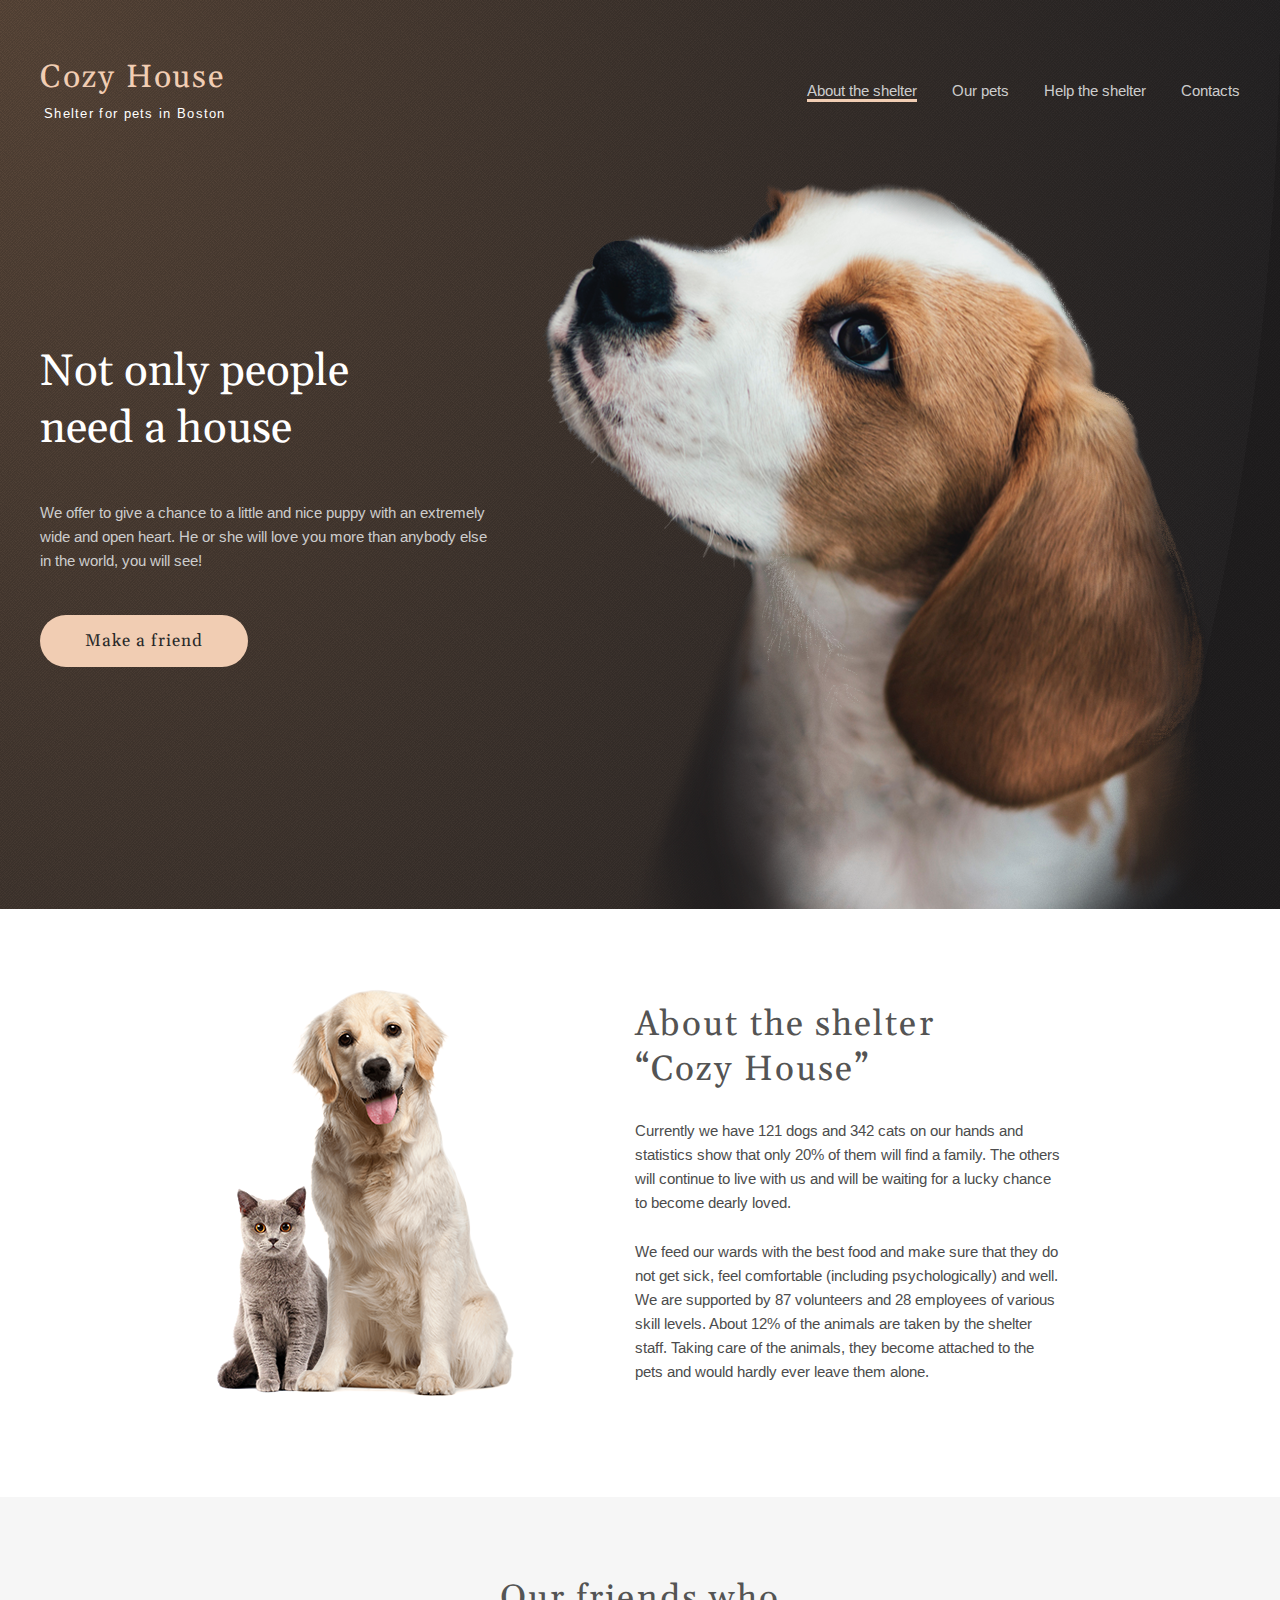
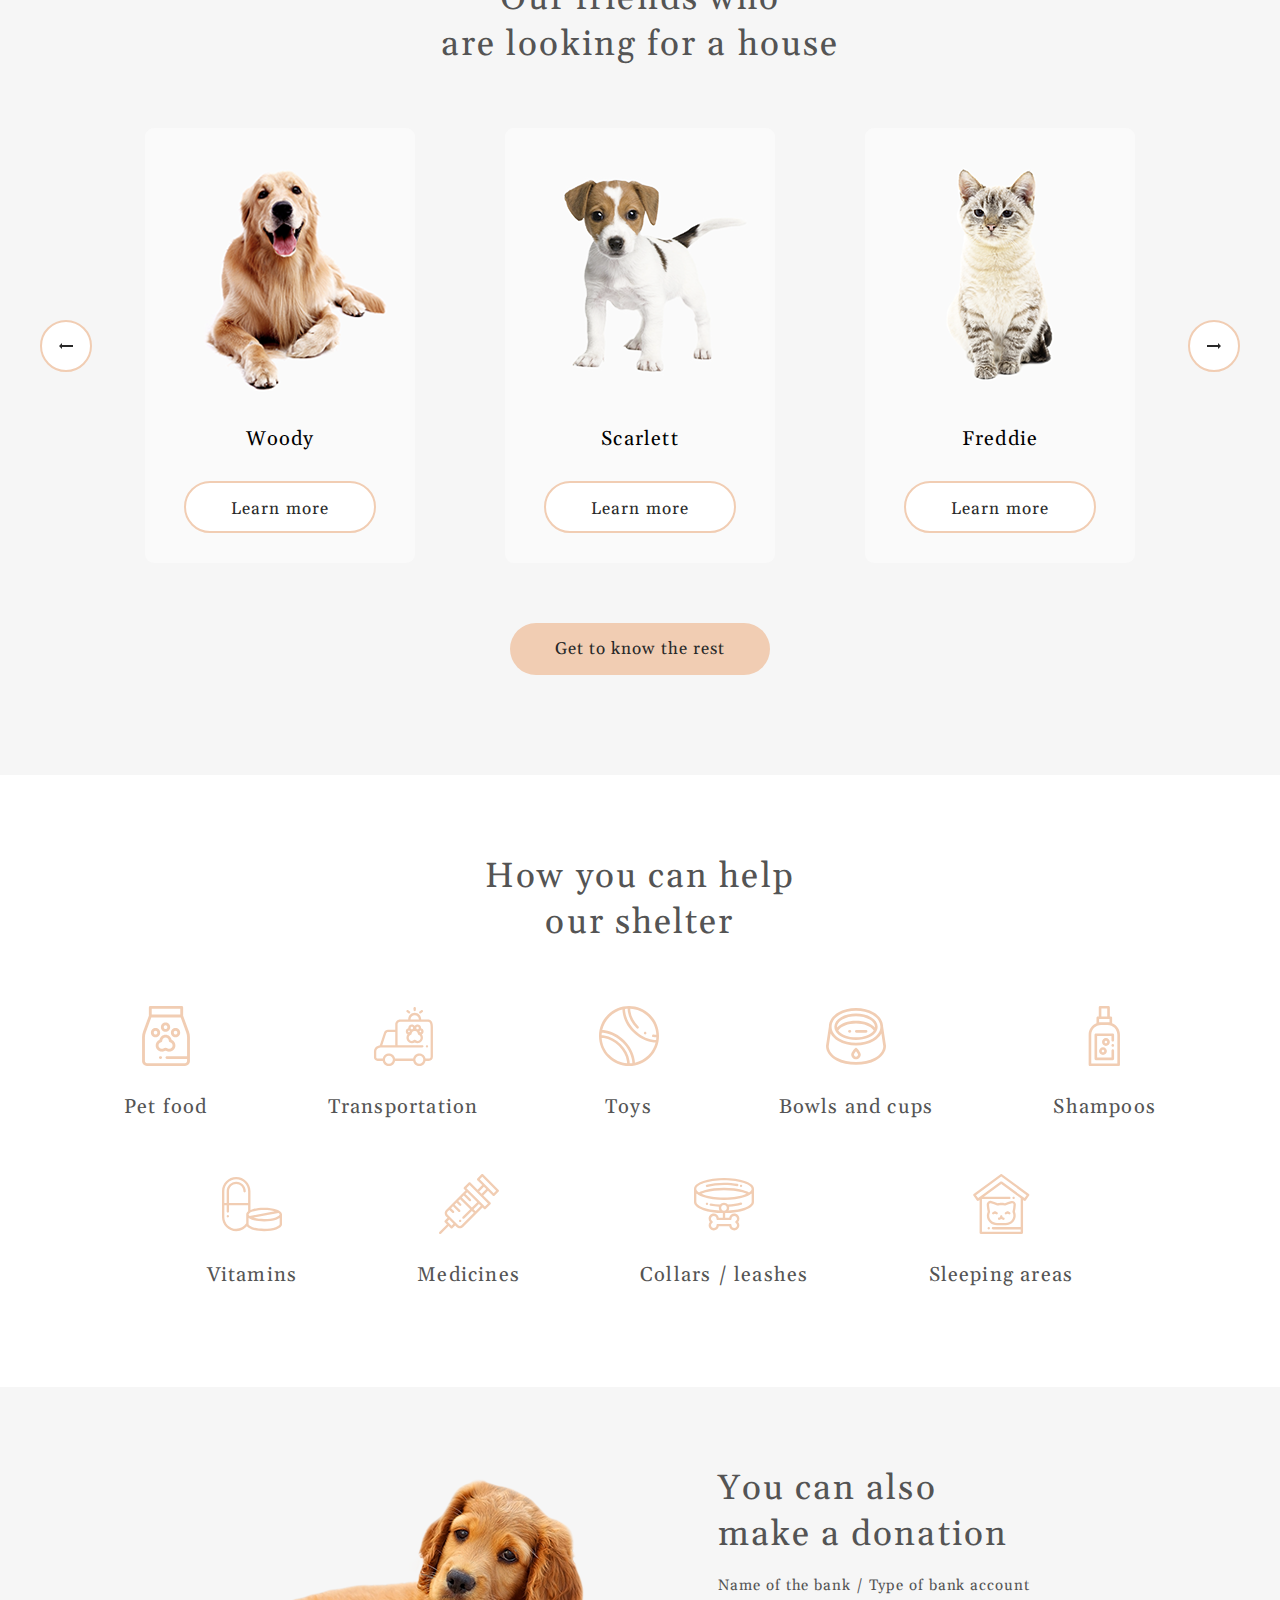
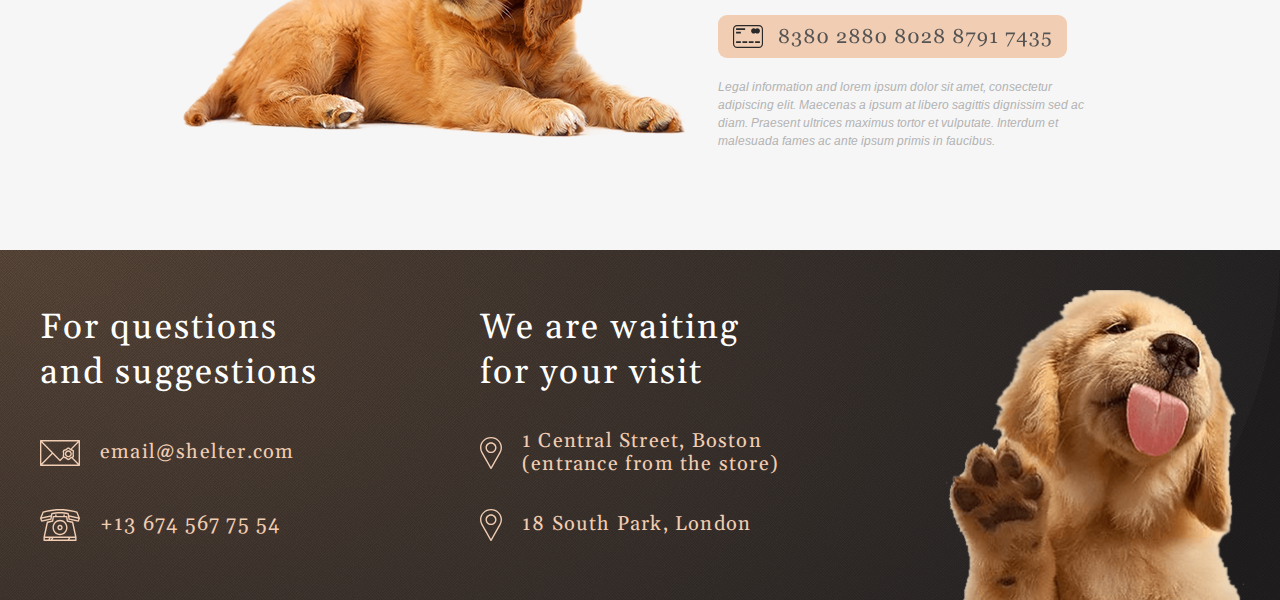
<file: pages/main/index.html>
<!DOCTYPE html>
<html lang="en">
<head>
  <meta charset="UTF-8">
  <meta http-equiv="X-UA-Compatible" content="IE=edge">
  <meta name="viewport" content="width=device-width, initial-scale=1.0">
  <title>Cozy House</title>
  <link href="https://fonts.googleapis.com" rel="preconnect">
  <link href="https://fonts.gstatic.com" rel="preconnect" crossorigin>
  <link href="https://fonts.googleapis.com/css2?family=Arimo&family=Gelasio&display=swap" rel="stylesheet">
  <link href="../../assets/reset.css" rel="stylesheet">
  <link href="../../assets/ui-kit/ui-kit.css" rel="stylesheet">
  <link href="style.css" rel="stylesheet">
  <script src="../../data/pets.js"></script>
  <script src="../../assets/popup/popup.js"></script>
  <link href="../../assets/popup/popup.css" rel="stylesheet">
  <script src="script.js"></script>
</head>
<body>
<section class="cover__section">
  <div class="wrapper__section">
    <header class="header__section">
      <div>
        <h1 class="header__logo-title">Cozy House</h1>
        <div class="header__logo-subtitle">Shelter for pets in Boston</div>
      </div>
      <nav>
        <input id="burger-checkbox" class="header__burger-checkbox" hidden type="checkbox">
        <label class="header__burger-label" for="burger-checkbox">
          <span class="header__burger-button"></span>
        </label>
        <label class="header__navigation-blackout" for="burger-checkbox"></label>
        <div class="header__navigation-container">
          <div class="header__navigation-header">
            <div>
              <div class="header__logo-title">Cozy House</div>
              <div class="header__logo-subtitle">Shelter for pets in Boston</div>
            </div>
            <label class="header__burger-label" for="burger-checkbox">
              <span class="header__burger-button"></span>
            </label>
          </div>
          <ul class="header__links-list">
            <li>
              <a class="shelter-link-dark-bg shelter-link--active header__links-text" href="#About-the-shelter">About the shelter</a>
            </li>
            <li>
              <a class="shelter-link-dark-bg header__links-text" href="../pets/index.html">Our pets</a>
            </li>
            <li>
              <a class="shelter-link-dark-bg header__links-text" href="#Help-the-shelter">Help the shelter</a>
            </li>
            <li>
              <a class="shelter-link-dark-bg header__links-text" href="#Contacts">Contacts</a>
            </li>
          </ul>
        </div>
      </nav>
    </header>
    <div class="slogan__content-section">
      <div class="slogan__content-container">
        <div class="slogan__text-container">
          <h2 class="shelter-header-two slogan__header-color">Not only people<br>need a house</h2>
          <p class="shelter-paragraph-l slogan__paragraph-color">
            We offer to give a chance to a little and nice puppy with an extremely wide and open heart.
            He or she will love you more than anybody else in the world, you will see!
          </p>
          <a class="shelter-button--primary slogan-button-adaptive" href="#Our-friends">Make a friend</a>
        </div>
      </div>
    </div>
  </div>
</section>
<section class="cozy-house-story__section" id="About-the-shelter">
  <div class="wrapper__section">
    <div class="cozy-house-story__content-section">
      <div>
        <img class="cozy-house-story__pets-image" alt="" src="images/shelter-story_pets.png">
      </div>
      <div class="cozy-house-story__text-container">
        <h3 class="shelter-header-three cozy-house-story__margin cozy-house-story__header-adaptive">About the shelter<br>“Cozy House”</h3>
        <p class="shelter-paragraph-l cozy-house-story__margin cozy-house-story__paragraph-adaptive">
          Currently we have 121 dogs and 342 cats on our hands
           and statistics show that only 20% of them will find a family. The others will continue
           to live with us and will be waiting for a lucky chance to become dearly loved.
        </p>
        <p class="shelter-paragraph-l cozy-house-story__margin cozy-house-story__paragraph-adaptive">
          We feed our wards with the best food and make sure that they
           do not get sick, feel comfortable (including psychologically) and well.
           We are supported by 87 volunteers and 28 employees of various skill levels.
           About 12% of the animals are taken by the shelter staff. Taking care of the animals,
           they become attached to the pets and would hardly ever leave them alone.
        </p>
      </div>
    </div>
  </div>
</section>
<section class="pets__section" id="Our-friends">
  <div class="wrapper__section">
    <div class="pets__content-container">
      <h3 class="shelter-header-three pets__header">Our friends who<br>are looking for a house</h3>
      <div class="pets__slider-container">
        <button class="shelter-button--arrow pets__button-arrow-adaptive"></button>
        <div class="pets__animal-container">
          <div class="pets__animal-card">
            <img class="pets__animal-photo" alt="" src="images/pets-katrine.png">
            <div class="pets__animal-name">Katrine</div>
            <button class="shelter-button--secondary pets__button-card">Learn more</button>
          </div>
          <div class="pets__animal-card">
            <img class="pets__animal-photo" alt="" src="images/pets-jennifer.png">
            <div class="pets__animal-name">Jennifer</div>
            <button class="shelter-button--secondary pets__button-card">Learn more</button>
          </div>
          <div class="pets__animal-card">
            <img class="pets__animal-photo" alt="" src="images/pets-woody.png">
            <div class="pets__animal-name">Woody</div>
            <button class="shelter-button--secondary pets__button-card">Learn more</button>
          </div>
        </div>
        <button class="shelter-button--arrow-reversed pets__button-reversed-adaptive"></button>
      </div>
      <a class="shelter-button--primary pets__button-primary" href="../pets/index.html#Our-pets">Get to know the rest</a>
    </div>
  </div>
</section>
<section class="help__section" id="Help-the-shelter">
  <div class="wrapper__section">
    <div class="help__content-container">
      <h3 class="shelter-header-three help__header">How you can help<br>our shelter</h3>
      <div class="help__icon-container">
        <div class="help__icon-list">
          <img class="help__icon-image" src="images/help_icon/icon-pet-food.svg">
          <h4 class="shelter-header-four help__icon-name">Pet food</h4>
        </div>
        <div class="help__icon-list">
          <img class="help__icon-image" src="images/help_icon/icon-transportation.svg">
          <h4 class="shelter-header-four help__icon-name">Transportation</h4>
        </div>
        <div class="help__icon-list">
          <img class="help__icon-image" src="images/help_icon/icon-toys.svg">
          <h4 class="shelter-header-four help__icon-name">Toys</h4>
        </div>
        <div class="help__icon-list">
          <img class="help__icon-image" src="images/help_icon/icon-bowls-and-cups.svg">
          <h4 class="shelter-header-four help__icon-name">Bowls and cups</h4>
        </div>
        <div class="help__icon-list">
          <img class="help__icon-image" src="images/help_icon/icon-shampoos.svg">
          <h4 class="shelter-header-four help__icon-name">Shampoos</h4>
        </div>
        <div class="help__icon-list">
          <img class="help__icon-image" src="images/help_icon/icon-vitamins.svg">
          <h4 class="shelter-header-four help__icon-name">Vitamins</h4>
        </div>
        <div class="help__icon-list">
          <img class="help__icon-image" src="images/help_icon/icon-medicines.svg">
          <h4 class="shelter-header-four help__icon-name">Medicines</h4>
        </div>
        <div class="help__icon-list">
          <img class="help__icon-image" src="images/help_icon/icon-collars-leashes.svg">
          <h4 class="shelter-header-four help__icon-name">Collars / leashes</h4>
        </div>
        <div class="help__icon-list">
          <img class="help__icon-image" src="images/help_icon/icon-sleeping-area.svg">
          <h4 class="shelter-header-four help__icon-name">Sleeping areas</h4>
        </div>
      </div>
    </div>
  </div>
</section>
<section class="donation__section">
  <div class="wrapper__section">
    <div class="donation__content-container">
      <img class="donation__image" alt="" src="images/donation-dog.png">
      <div class="donation__text-container">
        <h3 class="shelter-header-three donation__header-three">You can also<br>make a donation</h3>
        <h5 class="shelter-header-five donation__header-five">Name of the bank / Type of bank account</h5>
        <a class="donation__card-number-link" href=""></a>
        <p class="donation__legal-information">
          Legal information and lorem ipsum dolor sit amet,
          consectetur adipiscing elit. Maecenas a ipsum at libero sagittis dignissim sed ac diam.
          Praesent ultrices maximus tortor et vulputate. Interdum et malesuada fames ac ante ipsum
          primis in faucibus.
        </p>
      </div>
    </div>
  </div>
</section>
<footer class="footer__section" id="Contacts">
  <div class="wrapper__section">
    <div class="footer__content-container">
      <div class="footer__wrapper-content">
        <div class="footer__contacts-container">
          <h3 class="shelter-header-three footer__header">For questions and suggestions</h3>
          <a class="footer__mail-container" href="mailto:email@shelter.com">
            <img class="footer__mail-image" src="images/footer_icon/icon-email.svg" alt="">
            <h4 class="shelter-header-four footer__contact-text">email@shelter.com</h4>
          </a>
          <a class="footer__phone-container" href="tel:+136745677554">
            <img src="images/footer_icon/icon-phone.svg" alt="">
            <h4 class="shelter-header-four footer__contact-text">+13 674 567 75 54</h4>
          </a>
        </div>
        <div class="footer__location-container">
          <h3 class="shelter-header-three footer__header-local">We are waiting for your visit</h3>
          <a class="footer__boston-container" target="_blank" href="https://goo.gl/maps/JmQ3AssBxNoHqyzo8">
            <img src="images/footer_icon/icon-marker.svg" alt="">
            <h4 class="shelter-header-four footer__contact-text">
              1 Central Street, Boston<br>(entrance from the store)
            </h4>
          </a>
          <a class="footer__london-container" target="_blank" href="https://goo.gl/maps/6Ryt6RvxAhAsW2kdA">
            <img src="images/footer_icon/icon-marker.svg" alt="">
            <h4 class="shelter-header-four footer__contact-text">18 South Park, London</h4>
          </a>
        </div>
      </div>
      <div>
        <img class="footer__puppy-image" src="images/footer-puppy.svg" alt="">
      </div>
    </div>
  </div>
</footer>
</body>
</html>
</file>
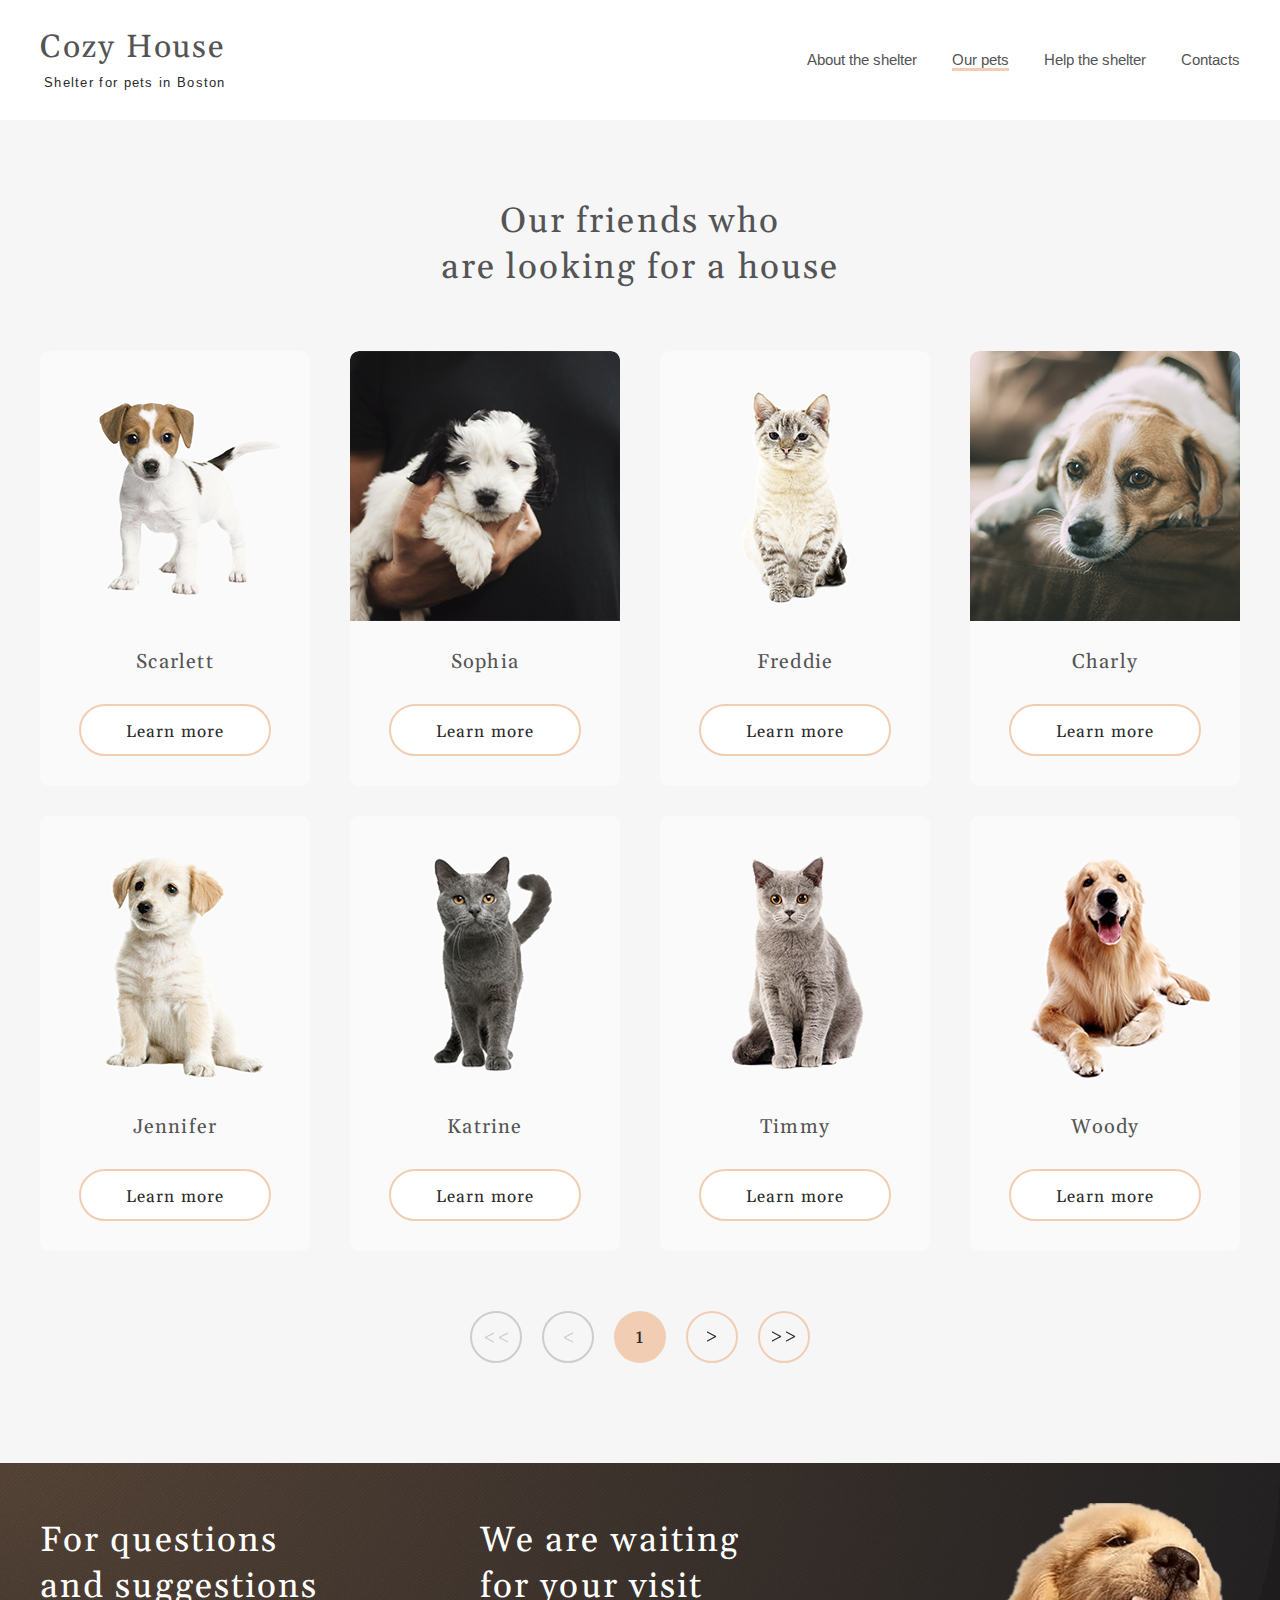
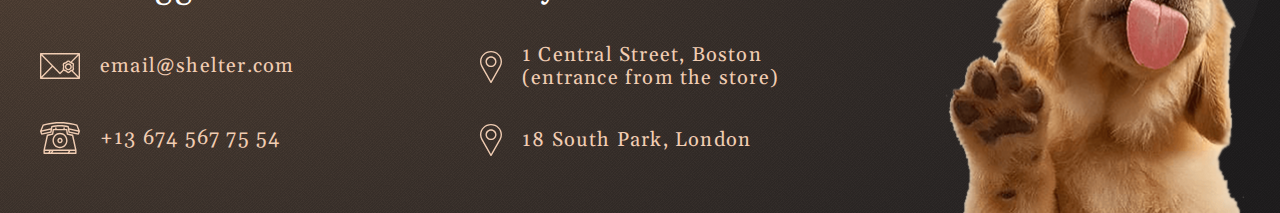
<file: pages/pets/index.html>
<!DOCTYPE html>
<html lang="en">
<head>
  <meta charset="UTF-8">
  <meta http-equiv="X-UA-Compatible" content="IE=edge">
  <meta name="viewport" content="width=device-width, initial-scale=1.0">
  <title>Cozy House</title>
  <link href="https://fonts.googleapis.com" rel="preconnect">
  <link href="https://fonts.gstatic.com" rel="preconnect" crossorigin>
  <link href="https://fonts.googleapis.com/css2?family=Arimo&family=Gelasio&display=swap" rel="stylesheet">
  <link href="../../assets/reset.css" rel="stylesheet">
  <link href="../../assets/ui-kit/ui-kit.css" rel="stylesheet">
  <link href="style.css" rel="stylesheet">
  <script src="../../data/pets.js"></script>
  <script src="../../assets/popup/popup.js"></script>
  <link href="../../assets/popup/popup.css" rel="stylesheet">
  <script src="script.js"></script>
</head>
<body>
  <section class="navigation__section">
    <div class="wrapper__section">
      <header class="header__section">
        <a class="header__link-logo" href="../main/index.html">
          <h1 class="header__logo-title">Cozy House</h1>
          <div class="header__logo-subtitle">Shelter for pets in Boston</div>
        </a>
        <nav>
          <input id="burger-checkbox" class="header__burger-checkbox" hidden type="checkbox">
          <label class="header__burger-label" for="burger-checkbox">
            <span class="header__burger-button"></span>
          </label>
          <label class="header__navigation-blackout" for="burger-checkbox"></label>
          <div class="header__navigation-container">
            <div class="header__navigation-header">
              <div>
                <div class="header__logo-title">Cozy House</div>
                <div class="header__logo-subtitle">Shelter for pets in Boston</div>
              </div>
              <label class="header__burger-label" for="burger-checkbox">
                <span class="header__burger-button"></span>
              </label>
            </div>
            <ul class="header__links-list">
              <li>
                <a class="shelter-link-light-bg header__links-text" href="../main/index.html">About the shelter</a>
              </li>
              <li>
                <a class="shelter-link-light-bg shelter-link--active header__links-text" href="../pets/index.html">Our pets</a>
              </li>
              <li>
                <a class="shelter-link-light-bg header__links-text" href="../main/index.html#Help-the-shelter">Help the shelter</a>
              </li>
              <li>
                <a class="shelter-link-light-bg header__links-text" href="../pets/index.html#Contacts">Contacts</a>
              </li>
            </ul>
          </div>
        </nav>
      </header>
    </div>
  </section>
  <section class="friends__section" id="Our-pets">
    <div class="wrapper__section">
      <div class="friends__content-container">
        <h3 class="shelter-header-three friends__header">Our friends who<br>are looking for a house</h3>
        <div class="friends__animal-container">
          <div class="friends__animal-card">
            <img class="friends__animal-photo" src="image/pets-katrine.png" alt="">
            <div class="friends__animal-name">Katrine</div>
            <button class="shelter-button--secondary friends__button-card">Learn more</button>
          </div>
          <div class="friends__animal-card">
            <img class="friends__animal-photo" src="image/pets-jennifer.png" alt="">
            <div class="friends__animal-name">Jennifer</div>
            <button class="shelter-button--secondary friends__button-card">Learn more</button>
          </div>
          <div class="friends__animal-card">
            <img class="friends__animal-photo" src="image/pets-woody.png" alt="">
            <div class="friends__animal-name">Woody</div>
            <button class="shelter-button--secondary friends__button-card">Learn more</button>
          </div>
          <div class="friends__animal-card">
            <img class="friends__animal-photo" src="image/pets-sophia.png" alt="">
            <div class="friends__animal-name">Sophia</div>
            <button class="shelter-button--secondary friends__button-card">Learn more</button>
          </div>
          <div class="friends__animal-card">
            <img class="friends__animal-photo" src="image/pets-timmy.png" alt="">
            <div class="friends__animal-name">Timmy</div>
            <button class="shelter-button--secondary friends__button-card">Learn more</button>
          </div>
          <div class="friends__animal-card">
            <img class="friends__animal-photo" src="image/pets-charly.png" alt="">
            <div class="friends__animal-name">Charly</div>
            <button class="shelter-button--secondary friends__button-card">Learn more</button>
          </div>
          <div class="friends__animal-card">
            <img class="friends__animal-photo" src="image/pets-scarlet.png" alt="">
            <div class="friends__animal-name">Scarlett</div>
            <button class="shelter-button--secondary friends__button-card">Learn more</button>
          </div>
          <div class="friends__animal-card">
            <img class="friends__animal-photo" src="image/pets-freddie.png" alt="">
            <div class="friends__animal-name">Freddie</div>
            <button class="shelter-button--secondary friends__button-card">Learn more</button>
          </div>
        </div>
        <div class="friends__buttons-container">
          <button class="shelter-button--paginator pagination__button pagination__button--first-page" disabled></button>
          <button class="shelter-button--paginator pagination__button pagination__button--previous-page" disabled></button>
          <button class="shelter-button--paginator-active pagination__button">1</button>
          <button class="shelter-button--paginator pagination__button pagination__button--next-page"></button>
          <button class="shelter-button--paginator pagination__button pagination__button--last-page"></button>
        </div>
      </div>
    </div>
  </section>
  <footer class="footer__section" id="Contacts">
    <div class="wrapper__section">
      <div class="footer__content-container">
        <div class="footer__wrapper-content">
          <div class="footer__contacts-container">
            <h3 class="shelter-header-three footer__header">For questions and suggestions</h3>
            <a class="footer__mail-container" href="mailto:email@shelter.com">
              <img class="footer__mail-image" src="image/footer_icon/icon-email.svg" alt="">
              <h4 class="shelter-header-four footer__contact-text">email@shelter.com</h4>
            </a>
            <a class="footer__phone-container" href="tel:+136745677554">
              <img src="image/footer_icon/icon-phone.svg" alt="">
              <h4 class="shelter-header-four footer__contact-text">+13 674 567 75 54</h4>
            </a>
          </div>
          <div class="footer__location-container">
            <h3 class="shelter-header-three footer__header-local">We are waiting for your visit</h3>
            <a class="footer__boston-container" target="_blank" href="https://goo.gl/maps/JmQ3AssBxNoHqyzo8">
              <img src="image/footer_icon/icon-marker.svg" alt="">
              <h4 class="shelter-header-four footer__contact-text">
                1 Central Street, Boston<br>(entrance from the store)
              </h4>
            </a>
            <a class="footer__london-container" target="_blank" href="https://goo.gl/maps/6Ryt6RvxAhAsW2kdA">
              <img src="image/footer_icon/icon-marker.svg" alt="">
              <h4 class="shelter-header-four footer__contact-text">18 South Park, London</h4>
            </a>
          </div>
        </div>
        <div>
          <img class="footer__puppy-image" src="image/footer-puppy.svg" alt="">
        </div>
      </div>
    </div>
  </footer>
</body>
</html>
</file>
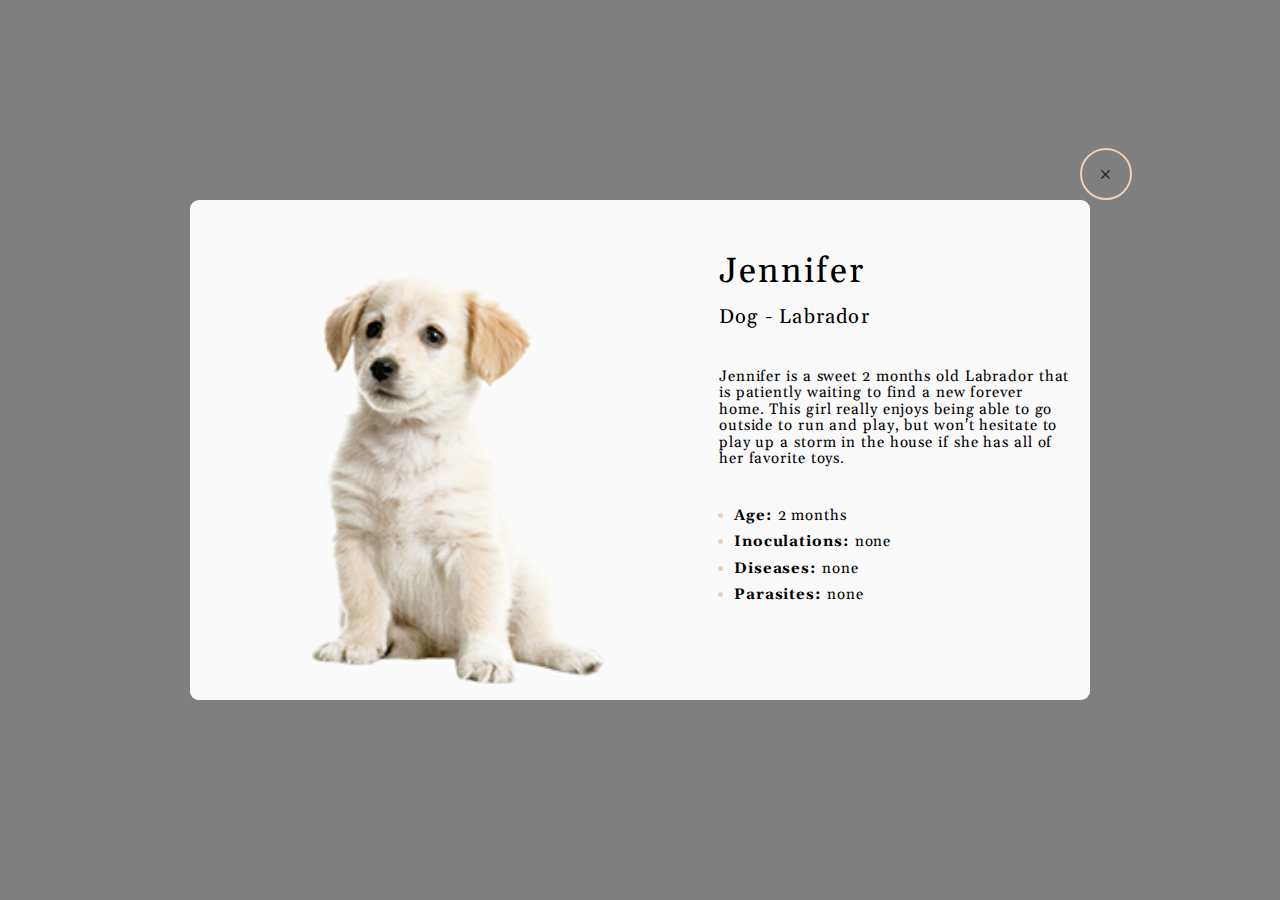
<file: assets/popup/popup.html>
<!DOCTYPE html>
<html lang="en">
<head>
  <meta charset="UTF-8">
  <meta http-equiv="X-UA-Compatible" content="IE=edge">
  <meta name="viewport" content="width=device-width, initial-scale=1.0">
  <title>Popup</title>
  <link rel="preconnect" href="https://fonts.googleapis.com">
  <link rel="preconnect" href="https://fonts.gstatic.com" crossorigin>
  <link href="https://fonts.googleapis.com/css2?family=Arimo&family=Gelasio&display=swap" rel="stylesheet">
  <link href="../../assets/ui-kit/ui-kit.css" rel="stylesheet">
  <link rel="stylesheet" href="../reset.css">
  <link rel="stylesheet" href="popup.css">
  <script src="popup.js"></script>
</head>
<body>
  <div class="shelter-popup__blackout"></div>
  <section class="shelter-popup__section">
    <div class="shelter-popup__container">
      <button class="shelter-close-button shelter-popup__button-close">&times;</button>
      <div class="shelter-popup__pet-card">
        <img class="shelter-popup__pet-image" src="images/pets-jennifer.png" alt="pet">
        <div class="shelter-popup__pet-description">
          <h3 class="shelter-header-three shelter-popup__pet-name">Jennifer</h3>
          <h4 class="shelter-header-four shelter-popup__pet-breed">Dog - Labrador</h4>
          <h5 class="shelter-header-five shelter-popup__pet-history">
            Jennifer is a sweet 2 months old Labrador that is patiently waiting to find a new forever home. 
            This girl really enjoys being able to go outside to run and play, but won't hesitate to play up a storm in the house if she has all of her favorite toys.
          </h5>
          <ul class="shelter-popup__pet-characteristics-list">
            <li class="shelter-header-five shelter-popup__pet-characteristics"><b>Age:</b> 2 months</li>
            <li class="shelter-header-five shelter-popup__pet-characteristics"><b>Inoculations:</b> none</li>
            <li class="shelter-header-five shelter-popup__pet-characteristics"><b>Diseases:</b> none</li>
            <li class="shelter-header-five shelter-popup__pet-characteristics"><b>Parasites:</b> none</li>
          </ul>
        </div>
      </div>
    </div>
  </section>
</body>
</html>
</file>
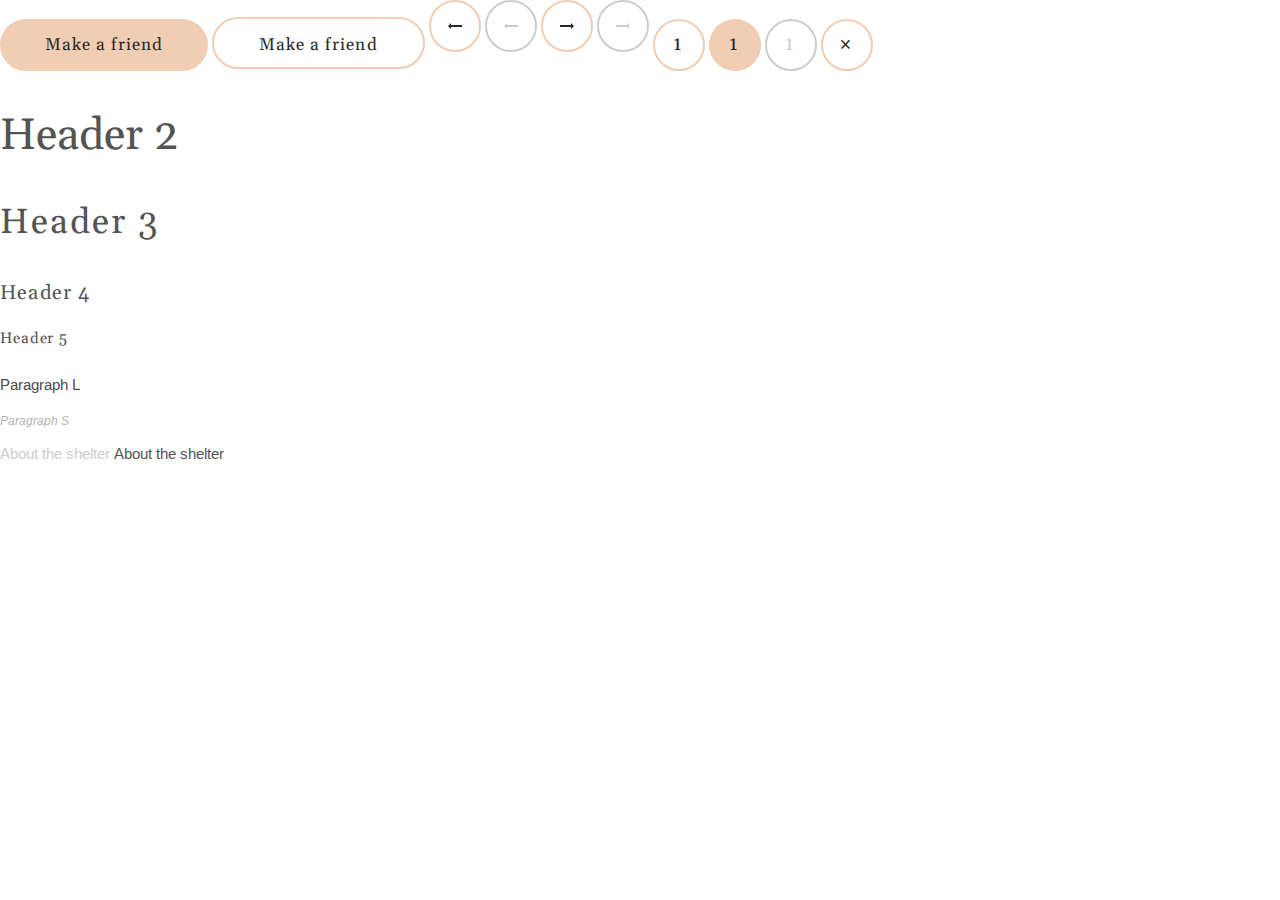
<file: assets/ui-kit/ui-kit.html>
<!DOCTYPE html>
<html lang="en">
<head>
  <meta charset="UTF-8">
  <meta http-equiv="X-UA-Compatible" content="IE=edge">
  <meta name="viewport" content="width=device-width, initial-scale=1.0">
  <title>UI-kit</title>
  <link rel="preconnect" href="https://fonts.googleapis.com">
  <link rel="preconnect" href="https://fonts.gstatic.com" crossorigin>
  <link href="https://fonts.googleapis.com/css2?family=Arimo&family=Gelasio&display=swap" rel="stylesheet">
  <link rel="stylesheet" href="../reset.css">
  <link rel="stylesheet" href="ui-kit.css">
</head>
<body>
  <button class="shelter-button--primary">Make a friend</button>
  <button class="shelter-button--secondary">Make a friend</button>
  <button class="shelter-button--arrow"></button>
  <button class="shelter-button--arrow-inactive" disabled></button>
  <button class="shelter-button--arrow-reversed"></button>
  <button class="shelter-button--arrow-inactive-reversed" disabled></button>
  <button class="shelter-button--paginator">1</button>
  <button class="shelter-button--paginator-active">1</button>
  <button class="shelter-button--paginator" disabled>1</button>
  <button class="shelter-close-button">&times;</button>
  <h2 class="shelter-header-two">Header 2</h2>
  <h3 class="shelter-header-three">Header 3</h3>
  <h4 class="shelter-header-four">Header 4</h4>
  <h5 class="shelter-header-five">Header 5</h5>
  <p class="shelter-paragraph-l">Paragraph L</p>
  <p class="shelter-paragraph-s">Paragraph S</p>
  <a class="shelter-link-dark-bg" href="">About the shelter</a>
  <a class="shelter-link-light-bg" href="">About the shelter</a>
</body>
</html>
</file>
<file: assets/ui-kit/ui-kit.css>
:root {
  --color-dark: #292929;

  --button-height: 52px;
  --button-background-color: #f1cdb3;
  --button-hover-color: #fddcc4;
  --button-secondary-color: #ffffff;
  --button-disabled-border-color: #cdcdcd;
  --text-color: var(--color-dark);
  --header-color: #545454;
  --paragraph-l-color: #4c4c4c;
  --paragraph-s-color: #b2b2b2;
  --active-link-color: #fafafa;
  --background-section: #f6f6f6;
  --background-color-dark: var(--color-dark);
}

.shelter-button--primary {
  padding: 15px 45px;
  height: var(--button-height);
  background: var(--button-background-color);
  border-radius: 100px;
  border: var(--button-background-color);
  cursor: pointer;

  font-family: 'Gelasio';
  font-style: normal;
  font-weight: 400;
  font-size: 17px;
  color: var(--text-color);
  letter-spacing: 0.06em;
  text-decoration: none;
}

.shelter-button--primary:hover {
  background: var(--button-hover-color);
}

.shelter-button--secondary {
  padding: 15px 45px;
  border: 2px solid var(--button-background-color);
  height: var(--button-height);
  background: var(--button-secondary-color);
  border-radius: 100px;
  cursor: pointer;

  font-family: 'Gelasio';
  font-style: normal;
  font-weight: 400;
  font-size: 17px;
  color: var(--text-color);
  letter-spacing: 0.06em;
}

.shelter-button--secondary:hover {
  background: var(--button-hover-color);
  border: 2px solid var(--button-hover-color);
}

.shelter-button--arrow {
  padding: 0;
  width: 52px;
  height: 52px;
  border: 2px solid var(--button-background-color);
  border-radius: 100px;
  cursor: pointer;
  background: url("images/arrow.svg") no-repeat center var(--button-secondary-color);
}

.shelter-button--arrow:hover {
  background-color: var(--button-hover-color);
  border: 2px solid var(--button-hover-color);
}

.shelter-button--arrow-inactive {
  padding: 0;
  width: 52px;
  height: 52px;
  border: 2px solid var(--button-disabled-border-color);
  border-radius: 100px;
  background: url("images/arrow_disabled.svg") no-repeat center var(--button-secondary-color);
}

.shelter-button--arrow-reversed {
  padding: 0;
  width: 52px;
  height: 52px;
  border: 2px solid var(--button-background-color);
  border-radius: 100px;
  cursor: pointer;
  background: url("images/arrow_reversed.svg") no-repeat center var(--button-secondary-color);
}

.shelter-button--arrow-reversed:hover {
  background-color: var(--button-hover-color);
  border: 2px solid var(--button-hover-color);
}

.shelter-button--arrow-inactive-reversed {
  padding: 0;
  width: 52px;
  height: 52px;
  border: 2px solid var(--button-disabled-border-color);
  border-radius: 100px;
  background: url("images/arrow_reversed_disabled.svg") no-repeat center var(--button-secondary-color);
}

.shelter-button--paginator {
  padding: 0;
  width: 52px;
  height: 52px;
  border: 2px solid var(--button-background-color);
  border-radius: 100px;
  cursor: pointer;
  background: transparent;

  font-family: 'Gelasio';
  font-size: 20px;
  line-height: 115%;
  letter-spacing: 0.06em;
  color: var(--text-color);
  letter-spacing: 0.06em;
}

.shelter-button--paginator:not([disabled]):hover {
  border-color: var(--button-hover-color);
  background-color: var(--button-hover-color);
}

.shelter-button--paginator[disabled] {
  border-color: var(--button-disabled-border-color);
  color: var(--button-disabled-border-color);
}

.shelter-button--paginator-active {
  padding: 0;
  width: 52px;
  height: 52px;
  background: var(--button-background-color);
  border-radius: 100px;
  border: var(--button-background-color);

  font-family: 'Gelasio';
  font-size: 20px;
  line-height: 115%;
  letter-spacing: 0.06em;
  color: var(--text-color);
}

.shelter-close-button {
  padding: 0;
  width: 52px;
  height: 52px;
  border: 2px solid var(--button-background-color);
  border-radius: 100px;
  cursor: pointer;
  background: var(--button-secondary-color);

  font-family: 'Gelasio';
  font-size: 20px;
  line-height: 115%;
  letter-spacing: 0.06em;
  color: var(--text-color);
}

.shelter-close-button:hover {
  background: var(--button-hover-color);
  border: 2px solid var(--button-hover-color);
}

.shelter-header-two,
.shelter-header-three,
.shelter-header-four,
.shelter-header-five {
  font-family: 'Gelasio';
  font-weight: 400;
  color: var(--header-color);
}

.shelter-header-two {
  font-size: 44px;
  line-height: 130%;
}

.shelter-header-three {
  font-size: 35px;
  line-height: 130%;
  letter-spacing: 0.06em;
}

.shelter-header-four {
  font-size: 20px;
  line-height: 115%;
  letter-spacing: 0.06em;
}

.shelter-header-five {
  font-size: 15px;
  line-height: 110%;
  letter-spacing: 0.06em;
}

.shelter-paragraph-l {
  font-family: 'Arimo';
  font-size: 15px;
  line-height: 160%;
  color: var(--paragraph-l-color);
}

.shelter-paragraph-s {
  font-family: 'Arimo';
  font-style: italic;
  font-size: 12px;
  line-height: 150%;
  color: var(--paragraph-s-color);
}

.shelter-link-dark-bg,
.shelter-link-light-bg {
  font-family: 'Arimo';
  font-style: normal;
  font-size: 15px;
  line-height: 160%;
}

.shelter-link-dark-bg {
  color: var(--button-disabled-border-color);
  text-decoration: none;
}

.shelter-link-dark-bg:active {
  color: var(--active-link-color);
  border-bottom: 3px solid var(--button-background-color);
}

.shelter-link-dark-bg:hover {
  color: var(--active-link-color);
}

.shelter-link-light-bg {
  text-decoration: none;
  color: var(--header-color);
}

.shelter-link-light-bg:active {
  color: var(--header-color);
  border-bottom: 3px solid var(--button-background-color);
}

.shelter-link-light-bg:hover {
  color: var(--text-color);
}

.shelter-link--active {
  border-bottom: 3px solid var(--button-background-color);
}
</file>
<file: pages/main/style.css>
.wrapper__section {
  width: 1200px;
  margin: auto;
}

@media screen and (max-width: 1279px) {
  .wrapper__section {
    width: 708px;
    margin: auto;
  }
}

@media screen and (max-width: 767px) {
  .wrapper__section {
    width: 300px;
    margin: auto;
  }
}

.cover__section {
  background-image: url('images/noise_transparent@2x.svg'), radial-gradient(100% 215.42% at 0% 0%, rgb(91, 72, 58) 0%, rgb(38, 36, 37) 100%, rgb(33, 31, 32));
  padding-top: 60px;
}

@media screen and (max-width: 1279px) {
  .cover__section {
    padding-top: 30px;
  }
}

.header__section {
  display: flex;
  justify-content: space-between;
  align-items: center;
}

@media screen and (max-width: 767px) {
  .header__section {
    gap: 43px;
    justify-content: flex-start;
  }
}

.header__logo-title {
  margin: 0;
  font-family: 'Gelasio';
  font-weight: 400;
  font-size: 32px;
  line-height: 110%;
  letter-spacing: 0.06em;
  color: var(--button-background-color);
}

.header__logo-subtitle {
  margin-top: 10px;
  padding-left: 4px;
  font-family: 'Arimo';
  font-size: 13px;
  letter-spacing: 0.1em;
  color: var(--button-secondary-color);
}

.header__burger-label {
  display: none;
}

@media screen and (max-width: 767px) {
  .header__burger-label {
    display: table;
  }

  .header__burger-button {
    display: block;
    width: 30px;
    height: 30px;
    background: url("images/burger.svg") no-repeat center;
    transition-duration: 500ms;
  }

  .header__burger-checkbox:checked ~ .header__burger-label .header__burger-button,
  .header__burger-checkbox:checked ~ .header__navigation-container .header__burger-button {
    transform: rotate(810deg);
    transition-duration: 1500ms;
  }
}

.header__navigation-blackout {
  position: fixed;
  top: 0;
  left: 0;
  right: 0;
  bottom: 0;
  display: none;
  background-color: var(--background-color-dark);
  opacity: .6;
}

@media screen and (max-width: 767px) {
  .header__burger-checkbox:checked ~ .header__navigation-blackout {
    display: block;
  }
}

@media screen and (max-width: 767px) {
  .header__navigation-container {
    position: fixed;
    top: 0;
    bottom: 0;
    right: -320px;
    overflow-y: auto;
    display: flex;
    flex-direction: column;
    row-gap: 158px;
    padding: 30px 10px;
    width: 320px;
    background: var(--background-color-dark);
    transition: all 500ms cubic-bezier(0.68, -0.55, 0.27, 1.55);
  }

  .header__burger-checkbox:checked ~ .header__navigation-container {
    right: 0;
    transition-duration: 1500ms;
  }
}

.header__navigation-header {
  display: none;
}

@media screen and (max-width: 767px) {
  .header__navigation-header {
    display: flex;
    align-items: center;
    gap: 43px;
  }
}

.header__links-list {
  list-style-type: none;
  display: flex;
  align-items: center;
  gap: 35px;
  margin: 0;
  padding: 0;
}

@media screen and (max-width: 767px) {
  .header__links-list {
    flex-direction: column;
    justify-content: center;
    gap: 40px;
  }

  .header__links-text {
    font-size: 32px;
    color: var(--active-link-color);
  }
}

.slogan__content-section {
  height: 728px;
  margin-top: 60px;
  background: url(images/start_screen_puppy.svg) right bottom no-repeat;
}

@media screen and (max-width: 1279px) {
  .slogan__content-section {
    height: 1015px;
    background-size: 569px 593px;
  }
}

@media screen and (max-width: 767px) {
  .slogan__content-section {
    height: 673px;
    background-size: 260px;
  }
}

@media screen and (max-width: 1279px) {
  .slogan__content-container {
    padding: 0 124px;
  }
}

@media screen and (max-width: 767px) {
  .slogan__content-container {
    padding: 0;
  }
}

.slogan__text-container {
  display: flex;
  flex-direction: column;
  align-items: flex-start;
  gap: 42px;
  padding-top: 163px;
}

@media screen and (max-width: 1279px) {
  .slogan__text-container {
    padding-top: 0;
  }
}

@media screen and (max-width: 1279px) {
  .slogan-button-adaptive {
    align-self: center;
  }
}

.slogan__header-color {
  color: var(--button-secondary-color);
  margin: 0;
}

@media screen and (max-width: 767px) {
  .slogan__header-color {
    font-size: 25px;
    text-align: center;
    align-self: center;
    letter-spacing: 0.06em;
  }
}

.slogan__paragraph-color {
  color: var(--button-disabled-border-color);
  margin: 0;
  width: 460px;
}

@media screen and (max-width: 767px) {
  .slogan__paragraph-color {
    width: 100%;
    text-align: center;
  }
}

.cozy-house-story__section {
  background: var(--button-secondary-color);
  padding: 80px 0 100px;
}

@media screen and (max-width: 767px) {
  .cozy-house-story__section {
    padding: 42px 0;
  }
}

.cozy-house-story__content-section {
  padding: 0 175px;
  display: flex;
  justify-content: space-between;
  align-items: center;
}

@media screen and (max-width: 1279px) {
  .cozy-house-story__content-section {
    padding: 0;
    flex-direction: column-reverse;
    gap: 80px;
  }
}

@media screen and (max-width: 767px) {
  .cozy-house-story__content-section {
    gap: 42px;
  }
}

.cozy-house-story__pets-image {
  display: block;
}

@media screen and (max-width: 767px) {
  .cozy-house-story__pets-image {
    width: 260px;
  }
}

.cozy-house-story__text-container {
  width: 430px;
  display: flex;
  flex-direction: column;
  justify-content: center;
  gap: 25px;
}

@media screen and (max-width: 767px) {
  .cozy-house-story__text-container {
    width: 300px;
    gap: 22px;
  }
}

.cozy-house-story__margin {
  margin: 0;
}

@media screen and (max-width: 767px) {
  .cozy-house-story__header-adaptive {
    text-align: center;
    font-size: 25px;
  }
}

@media screen and (max-width: 767px) {
  .cozy-house-story__paragraph-adaptive {
    width: 270px;
    margin: auto;
    text-align: justify;
  }
}

.pets__section {
  background: var(--background-section);
  padding: 80px 0 100px;
}

@media screen and (max-width: 767px) {
  .pets__section {
    padding: 42px 0;
  }
}

.pets__content-container {
  display: flex;
  flex-direction: column;
  align-items: stretch;
  gap: 60px;
}

@media screen and (max-width: 767px) {
  .pets__content-container {
    gap: 42px;
  }
}

.pets__header {
  margin: 0;
  text-align: center;
}

@media screen and (max-width: 767px) {
  .pets__header {
    font-size: 25px;
  }
}

.pets__slider-container {
  display: flex;
  justify-content: space-between;
  align-items: center;
}

@media screen and (max-width: 767px) {
  .pets__slider-container {
    row-gap: 20px;
    overflow-x: hidden;
    display: flex;
    flex-direction: row;
    flex-wrap: wrap;
    width: 270px;
    justify-content: center;
    column-gap: 80px;
    margin: auto;
  }
}

@media screen and (max-width: 767px) {
  .pets__button-arrow-adaptive {
    order: 1;
  }
}

@media screen and (max-width: 767px) {
  .pets__button-reversed-adaptive {
    order: 2;
  }
}

.pets__animal-container {
  display: flex;
  gap: 90px;
}

@media screen and (max-width: 1279px) {
  .pets__animal-container {
    gap: 40px;
    overflow-x: hidden;
    width: 580px;
  }
}

.pets__animal-card {
  width: 270px;
  height: 435px;
  background: var(--active-link-color);
  border-radius: 9px;
  cursor: pointer;
}

.pets__animal-card:hover {
  background: var(--button-secondary-color);
}

.pets__animal-photo {
  display: block;
  border-radius: 9px 9px 0 0;
}

.pets__animal-name {
  padding: 30px 0;
  font-family: 'Gelasio';
  font-size: 20px;
  line-height: 23px;
  text-align: center;
  letter-spacing: 0.06em;
}

.pets__button-card {
  display: block;
  margin: 0 auto 30px;
}

.pets__animal-card:hover .pets__button-card {
  background: var(--button-hover-color);
  border: 2px solid var(--button-hover-color);
}

.pets__button-primary {
  margin: auto;
}

.help__section {
  background: var(--button-secondary-color);
  padding: 80px 0 100px;
}

@media screen and (max-width: 767px) {
  .help__section {
    padding: 42px 0;
  }
}

.help__content-container {
  display: flex;
  flex-direction: column;
  align-items: stretch;
  gap: 60px;
}

@media screen and (max-width: 767px) {
  .help__content-container {
    gap: 42px;
  }
}

.help__header {
  margin: 0;
  text-align: center;
}

@media screen and (max-width: 767px) {
  .help__header {
    font-size: 25px;
  }
}

.help__icon-container {
  display: flex;
  flex-wrap: wrap;
  justify-content: center;
  align-items: center;
  gap: 55px 120px;
}


@media screen and (max-width: 1279px) {
  .help__icon-container {
    gap: 55px 60px;
  }
}

@media screen and (max-width: 767px) {
  .help__icon-container {
    gap: 30px;
    justify-content: space-between;
    text-align: center;
    padding: 0 5px;
  }
}

.help__icon-list {
  display: flex;
  flex-direction: column;
  justify-content: center;
  align-items: center;
  row-gap: 30px;
}

@media screen and (max-width: 1279px) {
  .help__icon-list {
    width: 170px;
  }
}

@media screen and (max-width: 767px) {
  .help__icon-list {
    width: 130px;
    row-gap: 20px;
  }
}

.help__icon-image {
  width: 60px;
}

@media screen and (max-width: 767px) {
  .help__icon-image {
    width: 50px;
  }
}

.help__icon-name {
  margin: 0;
}

@media screen and (max-width: 767px) {
  .help__icon-name {
    font-size: 15px;
  }
}

.donation__section {
  background: var(--background-section);
  padding: 80px 0 100px;
}

@media screen and (max-width: 767px) {
  .donation__section {
    padding: 42px 0;
  }
}

.donation__content-container {
  display: flex;
  justify-content: center;
  align-items: center;
  gap: 30px;
}

@media screen and (max-width: 1279px) {
  .donation__content-container {
    flex-direction: column-reverse;
    gap: 60px;
  }
}

@media screen and (max-width: 767px) {
  .donation__content-container {
    gap: 42px;
  }
}

.donation__image,
.donation__card-number {
  display: block;
}

@media screen and (max-width: 767px) {
  .donation__image {
    width: 260px;
  }
}

@media screen and (max-width: 767px) {
  .donation__card-number {
    width: 281px;
  }
}

.donation__text-container {
  width: 380px;
  display: flex;
  flex-direction: column;
  gap: 20px;
}

@media screen and (max-width: 767px) {
  .donation__text-container {
    width: 300px;
  }
}

.donation__header-three,
.donation__header-five {
  margin: 0;
}

@media screen and (max-width: 767px) {
  .donation__header-three {
    font-size: 25px;
    text-align: center;
    margin: auto;
  }
}

@media screen and (max-width: 767px) {
  .donation__header-five {
    align-self: center;
    width: 273px;
    letter-spacing: normal;
  }
}

.donation__card-number-link {
  text-decoration: none;
  background-image: url(images/credit_card.svg);
  width: 349px;
  height: 43px;
}

@media screen and (max-width: 767px) {
  .donation__card-number-link {
    margin: 4px auto 0;
    background-image: url(images/credit_card_320px.svg);
    width: 281px;
    height: 43px;
  }
}

.donation__legal-information {
  margin: 0;
  font-family: 'Arimo';
  font-style: italic;
  font-size: 12px;
  line-height: 18px;
  color: var(--paragraph-s-color);
}

@media screen and (max-width: 767px) {
  .donation__legal-information {
    margin: auto;
    width: 280px;
    text-align: justify;
  }
}

.footer__section {
  padding-top: 40px;
  background-image: url('images/noise_transparent@2x.svg'), radial-gradient(100% 215.42% at 0% 0%, rgb(91, 72, 58) 0%, rgb(38, 36, 37) 100%, rgb(33, 31, 32));
}

@media screen and (max-width: 1279px) {
  .footer__section {
    padding-top: 30px;
  }
}

.footer__content-container {
  display: flex;
  justify-content: space-between;
  gap: 160px;
}

@media screen and (max-width: 1279px) {
  .footer__content-container {
    flex-direction: column;
    gap: 65px;
  }
}

@media screen and (max-width: 767px) {
  .footer__content-container {
    gap: 40px;
  }
}

.footer__wrapper-content {
  display: flex;
  gap: 160px;
}

@media screen and (max-width: 1279px) {
  .footer__wrapper-content {
    justify-content: center;
    align-items: center;
    gap: 60px;
    margin: 0 34px;
  }
}

@media screen and (max-width: 767px) {
  .footer__wrapper-content {
    flex-direction: column;
    gap: 40px;
    margin: 0;
  }
}

.footer__contacts-container {
  width: 280px;
  display: flex;
  flex-direction: column;
  gap: 40px;
  margin-top: 16px;
}

@media screen and (max-width: 1279px) {
  .footer__contacts-container {
    margin-top: 0;
    width: 285px;
  }
}

@media screen and (max-width: 767px) {
  .footer__contacts-container {
    margin: auto;
    text-align: center;
  }
}

.footer__header,
.footer__header-local {
  margin: 0;
  color: var(--button-secondary-color);
}

@media screen and (max-width: 767px) {
  .footer__header,
  .footer__header-local {
    font-size: 25px;
  }
}

@media screen and (max-width: 767px) {
  .footer__header-local {
    width: 275px;
    text-align: center;
    align-self: center;
  }
}

.footer__mail-container,
.footer__phone-container,
.footer__boston-container,
.footer__london-container {
  display: flex;
  gap: 20px;
  text-decoration: none;
}

@media screen and (max-width: 767px) {
  .footer__mail-container,
  .footer__phone-container {
    justify-content: center;
  }
}

.footer__mail-image,
.footer__puppy-image {
  display: block;
}

@media screen and (max-width: 1279px) {
  .footer__puppy-image {
    margin: auto;
  }
}

@media screen and (max-width: 767px) {
  .footer__puppy-image {
    width: 260px;
  }
}

.footer__contact-text {
  margin: 0;
  align-self: center;
  color: var(--button-background-color);
}

.footer__location-container {
  width: 305px;
  display: flex;
  flex-direction: column;
  gap: 33px;
  margin-top: 16px;
}

@media screen and (max-width: 1279px) {
  .footer__location-container {
    margin-top: 0;
  }
}

@media screen and (max-width: 767px) {
  .footer__location-container {
    margin: auto;
    gap: 40px;
    width: auto;
  }
}
</file>
<file: assets/popup/popup.css>
.shelter-popup--fix-scroll {
  overflow: hidden;
}

.shelter-popup__blackout {
  position: fixed;
  top: 0;
  left: 0;
  right: 0;
  bottom: 0;
  background: rgba(41, 41, 41, 0.6);
}

.shelter-popup__section {
  position: fixed;
  top: 0;
  left: 0;
  right: 0;
  bottom: 0;
  display: flex;
}

.shelter-popup__container {
  position: relative;
  margin: auto;
}

.shelter-popup__button-close {
  position: absolute;
  top: -52px;
  right: -42px;
  background-color: rgba(0, 0, 0, 0);
}

@media screen and (max-width: 767px) {
  .shelter-popup__button-close {
    right: -30px;
  }
}

.shelter-popup__pet-card {
  display: flex;
  gap: 29px;
  width: 900px;
  height: 500px;
  background: #FAFAFA;
  border-radius: 9px;
}

@media screen and (max-width: 1279px) {
  .shelter-popup__pet-card {
    gap: 11px;
    width: 630px;
    height: 350px;
  }
}

@media screen and (max-width: 767px) {
  .shelter-popup__pet-card {
    width: 240px;
    min-height: 341px;
    max-height: 500px;
    height: auto;
    overflow-y: auto;
  }
}

.shelter-popup__pet-card:hover {
  box-shadow: 0px 2px 35px 14px rgba(13, 13, 13, 0.04);
}

.shelter-popup__pet-image {
  display: block;
  flex-shrink: 0;
  border-radius: 9px 0px 0px 9px;
}

@media screen and (max-width: 767px) {
  .shelter-popup__pet-image {
    display: none;
  }
}

.shelter-popup__pet-description {
  display: flex;
  flex-direction: column;
  align-items: flex-start;
  margin: 50px 20px 88px 0;
}

@media screen and (max-width: 1279px) {
  .shelter-popup__pet-description {
    margin: 10px 9px 37px 0;
  }
}

@media screen and (max-width: 767px) {
  .shelter-popup__pet-description {
    margin: 10px;
    align-items: center;
  }
}

.shelter-popup__pet-name {
  margin: 0 0 10px 0;
  color: #000000;
}

.shelter-popup__pet-breed {
  margin: 0 0 40px 0;
  color: #000000;
}

@media screen and (max-width: 1279px) {
  .shelter-popup__pet-breed {
    margin-bottom: 20px;
  }
}

.shelter-popup__pet-history {
  margin: 0 0 40px 0;
  color: #000000;
}

@media screen and (max-width: 1279px) {
  .shelter-popup__pet-history {
    font-size: 13px;
    margin-bottom: 20px;
  }
}

@media screen and (max-width: 767px) {
  .shelter-popup__pet-history {
    text-align: justify;
    margin-bottom: 24px;
  }
}

.shelter-popup__pet-characteristics-list {
  display: flex;
  flex-direction: column;
  gap: 10px;
  margin: 0;
  padding-left: 15px;
  color: #000000;
}

@media screen and (max-width: 767px) {
  .shelter-popup__pet-characteristics-list {
    align-self: flex-start;
    gap: 5px;
  }
}

.shelter-popup__pet-characteristics::marker {
  color: #F1CDB3;
  width: 4px;
  height: 4px;
}

.shelter-popup__pet-characteristics {
  color: #000000;
}
</file>
<file: pages/pets/style.css>
.wrapper__section {
  width: 1200px;
  margin: auto;
}

@media screen and (max-width: 1279px) {
  .wrapper__section {
    width: 708px;
    margin: auto;
  }
}

@media screen and (max-width: 767px) {
  .wrapper__section {
    width: 300px;
    margin: auto;
  }
}

.navigation__section {
  background: var(--button-secondary-color);
  padding: 30px 0;
}

.header__section {
  display: flex;
  justify-content: space-between;
  align-items: center;
}

@media screen and (max-width: 1279px) {
  .header__section {
    gap: 81px;
  }
}

@media screen and (max-width: 767px) {
  .header__section {
    gap: 43px;
    justify-content: flex-start;
  }
}

.header__link-logo {
  text-decoration: none;
}

.header__logo-title {
  margin: 0;
  font-family: 'Gelasio';
  font-weight: 400;
  font-size: 32px;
  line-height: 110%;
  letter-spacing: 0.06em;
  color: var(--header-color);
}

.header__logo-subtitle {
  margin-top: 10px;
  padding-left: 4px;
  font-family: 'Arimo';
  font-size: 13px;
  line-height: 15px;
  letter-spacing: 0.1em;
  color: var(--text-color);
}

.header__burger-label {
  display: none;
}

@media screen and (max-width: 767px) {
  .header__burger-label {
    display: table;
  }

  .header__burger-button {
    display: block;
    width: 30px;
    height: 30px;
    background: url("image/burger.svg") no-repeat center;
    transition-duration: 500ms;
  }

  .header__burger-checkbox:checked ~ .header__burger-label .header__burger-button,
  .header__burger-checkbox:checked ~ .header__navigation-container .header__burger-button {
    transform: rotate(810deg);
    transition-duration: 1500ms;
  }
}

.header__navigation-blackout {
  position: fixed;
  top: 0;
  left: 0;
  right: 0;
  bottom: 0;
  display: none;
  background-color: var(--background-color-dark);
  opacity: .6;
}

@media screen and (max-width: 767px) {
  .header__burger-checkbox:checked ~ .header__navigation-blackout {
    display: block;
  }
}

@media screen and (max-width: 767px) {
  .header__navigation-container {
    position: fixed;
    top: 0;
    bottom: 0;
    right: -320px;
    overflow-y: auto;
    display: flex;
    flex-direction: column;
    row-gap: 158px;
    padding: 30px 10px;
    width: 320px;
    background: var(--background-color-dark);
    transition: all 500ms cubic-bezier(0.68, -0.55, 0.27, 1.55);
  }

  .header__burger-checkbox:checked ~ .header__navigation-container {
    right: 0;
    transition-duration: 1500ms;
  }
}

.header__navigation-header {
  display: none;
}

@media screen and (max-width: 767px) {
  .header__navigation-header {
    display: flex;
    align-items: center;
    gap: 43px;
  }

  .header__navigation-header .header__burger-button {
    background: url("image/burger-color-light.svg") no-repeat center;
  }

  .header__navigation-header .header__logo-title{
    color: var(--button-background-color);
  }

  .header__navigation-header .header__logo-subtitle{
    color: var(--button-secondary-color);
  }
}

.header__links-list {
  list-style-type: none;
  display: flex;
  align-items: center;
  padding: 0px;
  gap: 35px;
  margin: 0;
}

@media screen and (max-width: 767px) {
  .header__links-list {
    flex-direction: column;
    justify-content: center;
    gap: 40px;
  }

  .header__links-text {
    font-size: 32px;
    color: var(--active-link-color);
  }
  
  .header__links-text:hover {
    color: var(--active-link-color);
  }
}

.friends__section {
  background: var(--background-section);
  padding: 80px 0 100px;
}

@media screen and (max-width: 1279px) {
  .friends__section {
    padding: 80px 0 70px;
  }
}

@media screen and (max-width: 767px) {
  .friends__section {
    padding: 42px 0;
  }
}

.friends__content-container {
  display: flex;
  flex-direction: column;
  gap: 45px;
}

@media screen and (max-width: 1279px) {
  .friends__content-container {
    gap: 30px;
  }
}

@media screen and (max-width: 767px) {
  .friends__content-container {
    gap: 42px;
  }
}

.friends__header {
  margin: 0;
  text-align: center;
}

@media screen and (max-width: 767px) {
  .friends__header {
    font-size: 25px;
  }
}

.friends__animal-container {
  display: flex;
  justify-content: space-between;
  flex-wrap: wrap;
  row-gap: 30px;
  column-gap: 40px;
  padding: 15px 0;
}

@media screen and (max-width: 1279px) {
  .friends__animal-container {
    width: 580px;
    height: 1365px;
    padding: 0;
    margin: auto;
    overflow-y: hidden;
  }
}

@media screen and (max-width: 767px) {
  .friends__animal-container {
    width: 270px;
  }
}

.friends__animal-card {
  width: 270px;
  height: 435px;
  background: var(--active-link-color);
  border-radius: 9px;
  cursor: pointer;
}

.friends__animal-card:hover {
  background: var(--button-secondary-color);
}

.friends__animal-photo {
  display: block;
  border-radius: 9px 9px 0px 0px;
}

.friends__animal-name {
  padding: 30px 0;
  font-family: 'Gelasio';
  font-size: 20px;
  line-height: 23px;
  text-align: center;
  letter-spacing: 0.06em;
  color: var(--header-color);
}

.friends__button-card {
  display: block;
  margin: 0 auto 30px;
}

.friends__animal-card:hover .friends__button-card {
  background: var(--button-hover-color);
  border: 2px solid var(--button-hover-color);
}

.friends__buttons-container {
  display: flex;
  justify-content: center;
  gap: 20px;
}

@media screen and (max-width: 1279px) {
  .friends__buttons-container {
    width: 340px;
    margin: auto;
    padding-top: 10px;
    padding-bottom: 6px;
  }
}

@media screen and (max-width: 767px) {
  .friends__buttons-container {
    width: 300px;
    padding: 0;
    gap: 10px;
  }
}

.pagination__button {
  background-position: center;
  background-repeat: no-repeat;
}

.pagination__button--first-page {
  background-image: url('image/pagination-icons/double-button.svg');
}

.pagination__button--first-page[disabled] {
  background-image: url('image/pagination-icons/double-button-disabled.svg');
}

.pagination__button--previous-page {
  background-image: url('image/pagination-icons/button.svg');
}

.pagination__button--previous-page[disabled] {
  background-image: url('image/pagination-icons/button-disabled.svg');
}

.pagination__button--next-page {
  background-image: url('image/pagination-icons/button.svg');
  transform: rotate(180deg);
}

.pagination__button--next-page[disabled] {
  background-image: url('image/pagination-icons/button-disabled.svg');
}

.pagination__button--last-page {
  background-image: url('image/pagination-icons/double-button.svg');
  transform: rotate(180deg);
}

.pagination__button--last-page[disabled] {
  background-image: url('image/pagination-icons/double-button-disabled.svg');
}

.footer__section {
  padding-top: 40px;
  background-image: url('image/noise_transparent@2x.svg'), radial-gradient(100% 215.42% at 0% 0%, rgb(91, 72, 58) 0%, rgb(38, 36, 37) 100%, rgb(33, 31, 32));
}

@media screen and (max-width: 1279px) {
  .footer__section {
    padding-top: 30px;
  }
}

.footer__content-container {
  display: flex;
  justify-content: space-between;
  gap: 160px;
}

@media screen and (max-width: 1279px) {
  .footer__content-container {
    flex-direction: column;
    gap: 65px;
  }
}

@media screen and (max-width: 767px) {
  .footer__content-container {
    gap: 40px;
  }
}

.footer__wrapper-content {
  display: flex;
  gap: 160px;
}

@media screen and (max-width: 1279px) {
  .footer__wrapper-content {
    justify-content: center;
    align-items: center;
    gap: 60px;
    margin: 0 34px;
  }
}

@media screen and (max-width: 767px) {
  .footer__wrapper-content {
    flex-direction: column;
    gap: 40px;
    margin: 0;
  }
}

.footer__contacts-container {
  width: 280px;
  display: flex;
  flex-direction: column;
  gap: 40px;
  margin-top: 16px;
}

@media screen and (max-width: 1279px) {
  .footer__contacts-container {
    margin-top: 0;
    width: 285px;
  }
}

@media screen and (max-width: 767px) {
  .footer__contacts-container {
    margin: auto;
    text-align: center;
  }
}

.footer__header,
.footer__header-local {
  margin: 0;
  color: var(--button-secondary-color);
}

@media screen and (max-width: 767px) {
  .footer__header,
  .footer__header-local {
    font-size: 25px;
  }
}

@media screen and (max-width: 767px) {
  .footer__header-local {
    width: 275px;
    text-align: center;
    align-self: center;
  }
}

.footer__mail-container,
.footer__phone-container,
.footer__boston-container,
.footer__london-container {
  display: flex;
  gap: 20px;
  text-decoration: none;
}

@media screen and (max-width: 767px) {
  .footer__mail-container,
  .footer__phone-container {
    justify-content: center;
  }
}

.footer__mail-image,
.footer__puppy-image {
  display: block;
}

@media screen and (max-width: 1279px) {
  .footer__puppy-image {
    margin: auto;
  }
}

@media screen and (max-width: 767px) {
  .footer__puppy-image {
    width: 260px;
  }
}

.footer__contact-text {
  margin: 0;
  align-self: center;
  color: var(--button-background-color);
}

.footer__location-container {
  width: 305px;
  display: flex;
  flex-direction: column;
  gap: 34px;
  margin-top: 16px;
}

@media screen and (max-width: 1279px) {
  .footer__location-container {
    margin-top: 0;
  }
}

@media screen and (max-width: 767px) {
  .footer__location-container {
    margin: auto;
    gap: 40px;
    width: auto;
  }
}
</file>
